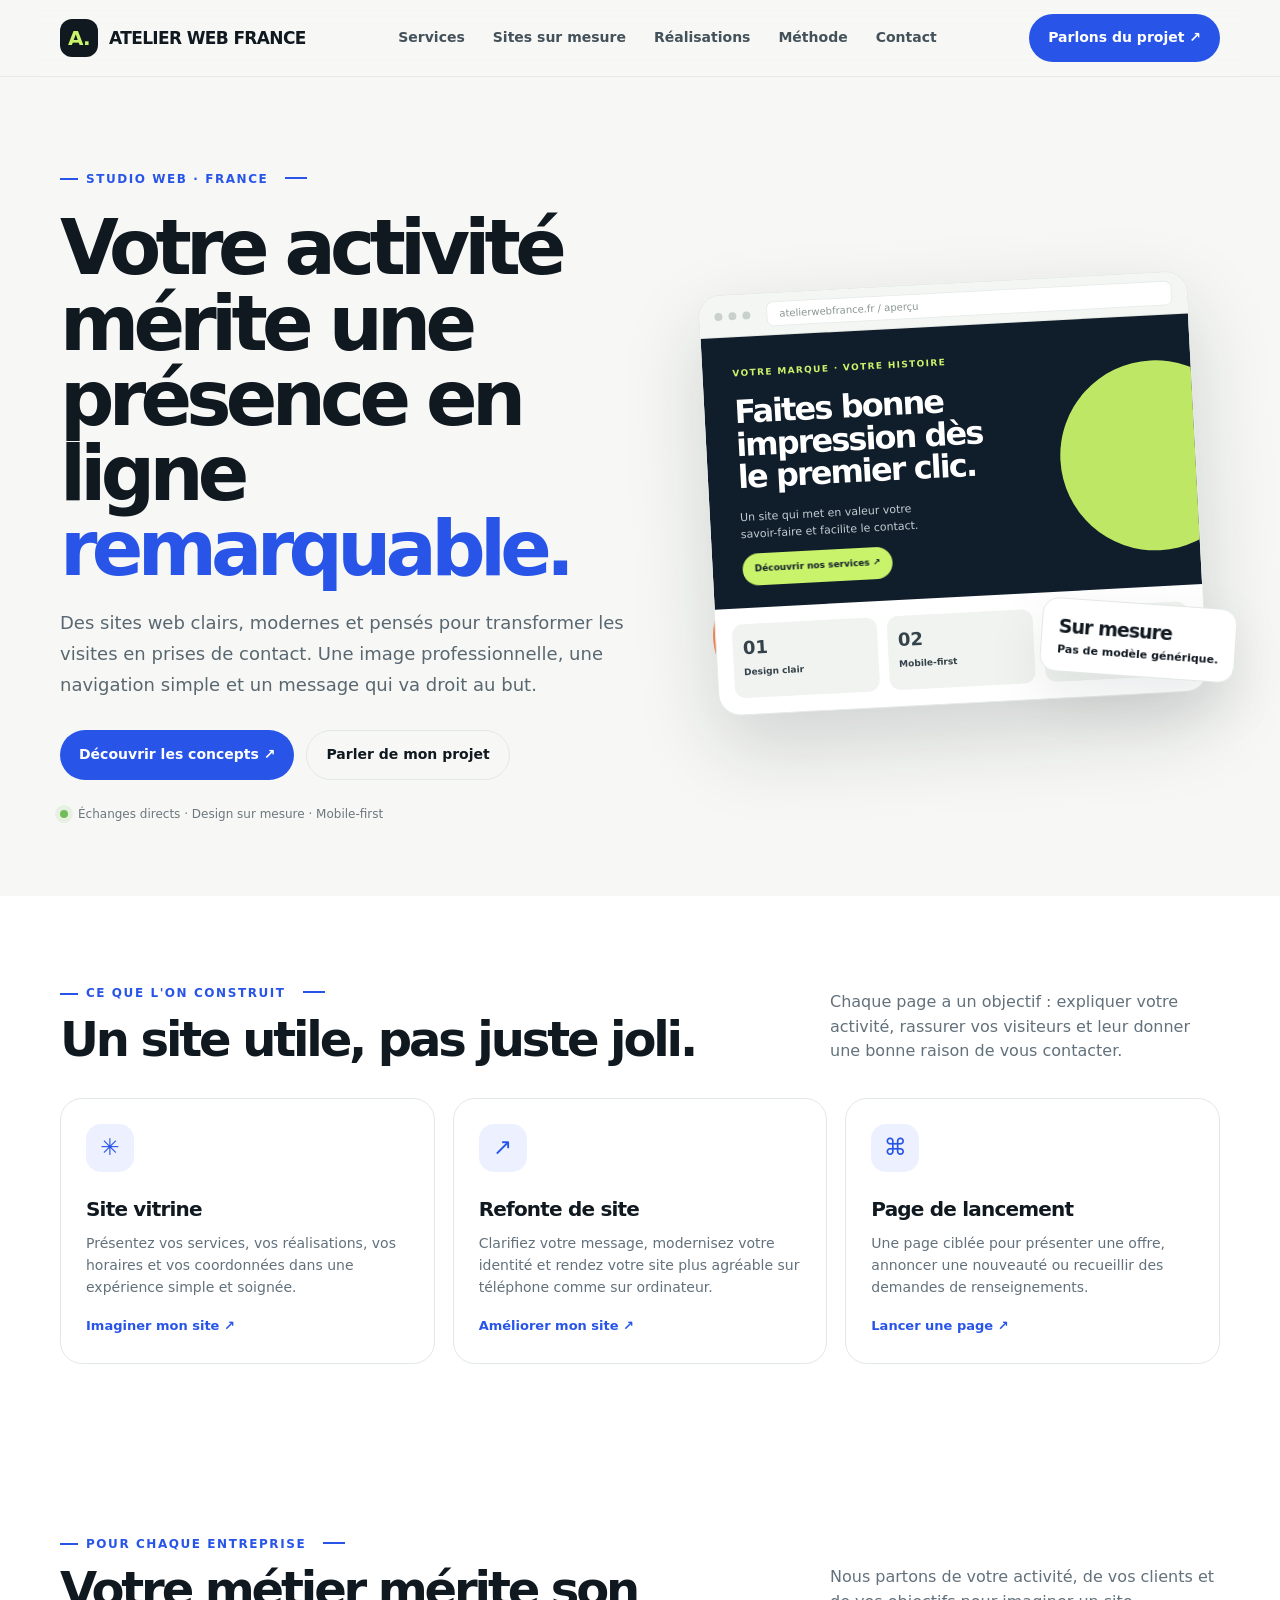
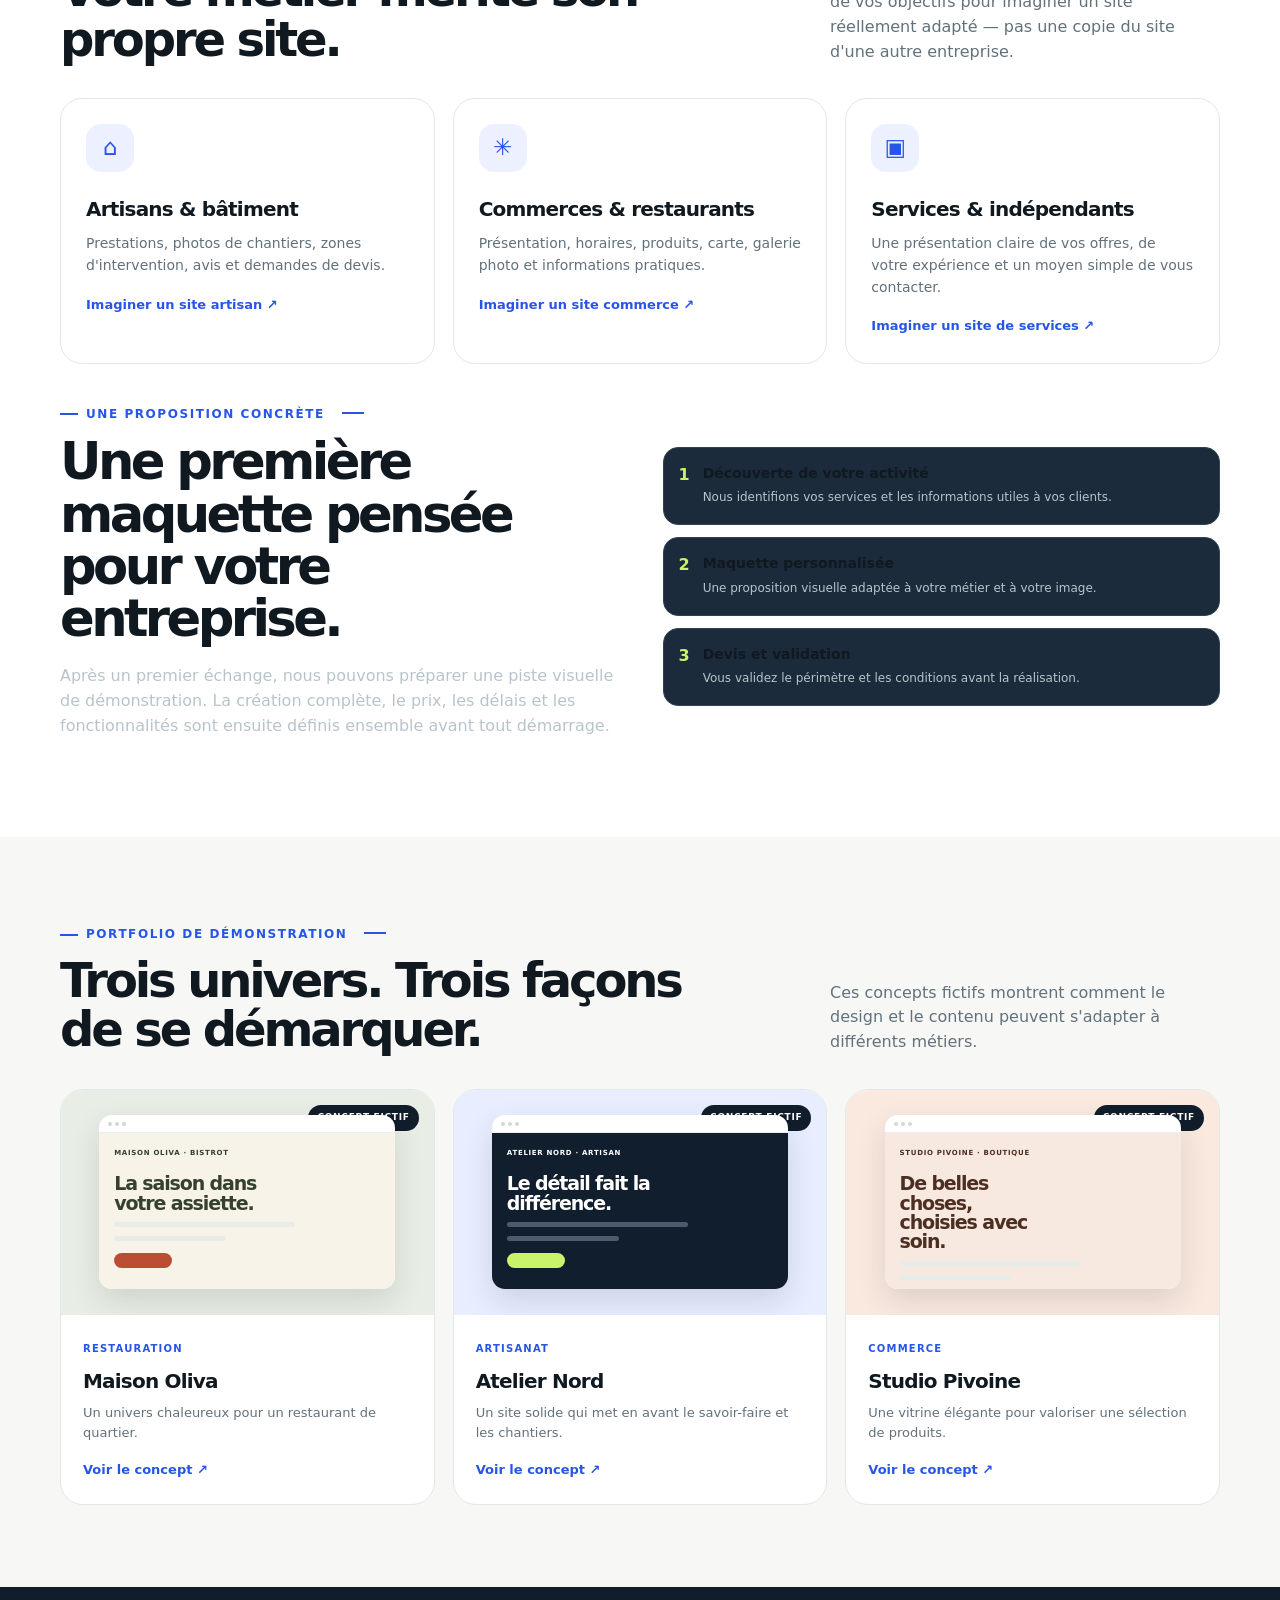
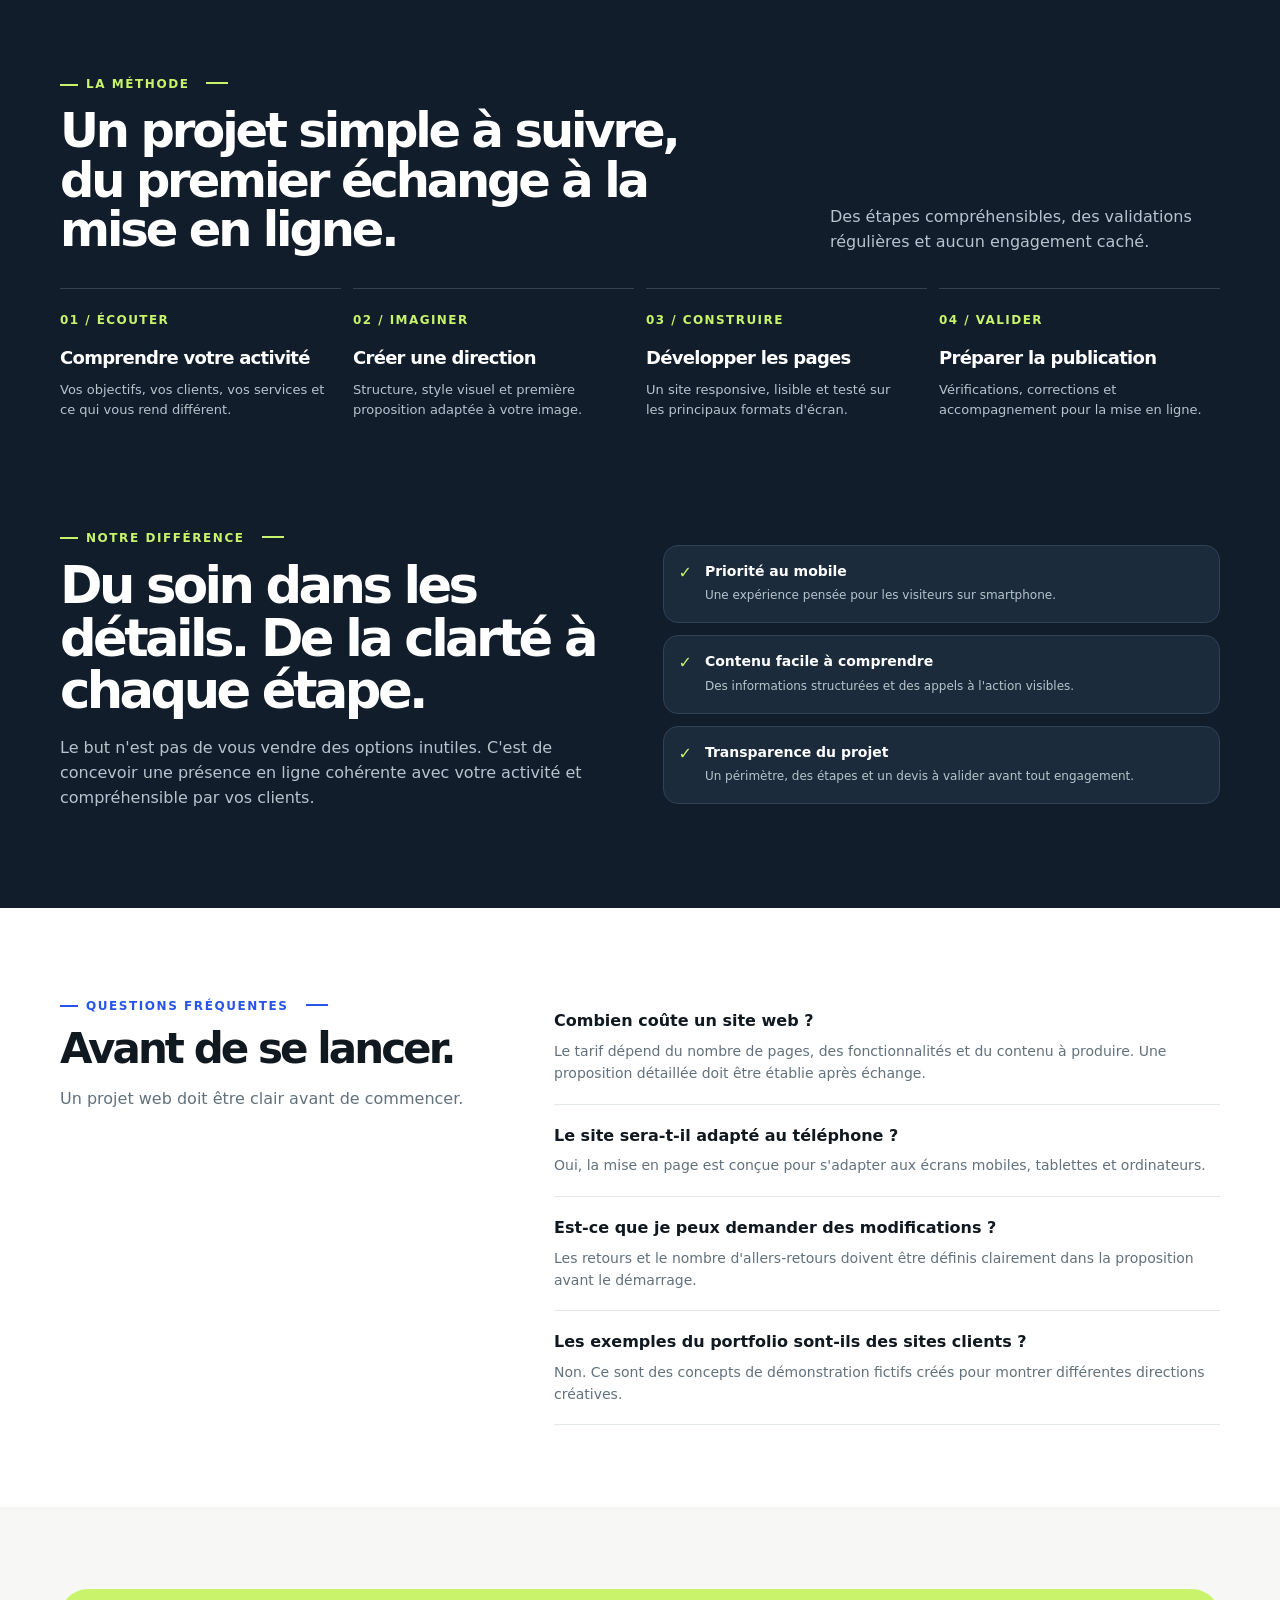
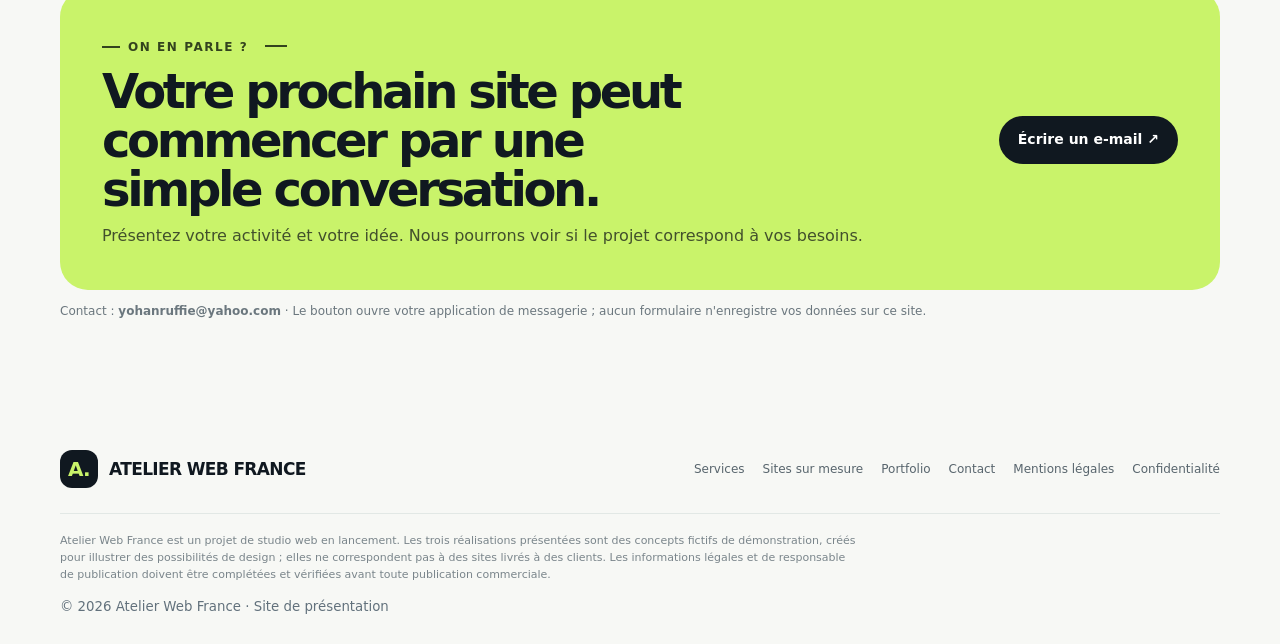
<file: index.html>
<!doctype html>
<html lang="fr">
<head>
<meta charset="utf-8"><meta name="viewport" content="width=device-width,initial-scale=1">
<meta name="google-site-verification" content="3qoBDloGcYA4f0Yr97PcgJIjs6RRX9rpYtR3jufFRoM" />
<title>Atelier Web France — Des sites web qui donnent envie d'aller plus loin</title><meta name="description" content="Atelier Web France imagine des sites vitrines modernes, responsive et adaptés aux artisans, commerces et petites entreprises.">
<meta name="theme-color" content="#f7f8f5">
<link rel="stylesheet" href="styles.css">

<style id="awf-motion-enhancements">
:root { scroll-behavior: smooth; }
@media (prefers-reduced-motion: no-preference) {
  .topbar { animation: awf-drop .7s ease both; }
  .hero-grid > div:first-child { animation: awf-rise .85s .08s both; }
  .visual { animation: awf-float-in 1s .18s both; }
  .browser { animation: awf-soft-float 6s ease-in-out infinite; }
  .floatnote { animation: awf-soft-float 5s ease-in-out infinite reverse; }
  .brandmark { transition: transform .35s ease, box-shadow .35s ease; }
  .brand:hover .brandmark { transform: rotate(-9deg) scale(1.08); box-shadow: 0 8px 24px #9fc95b66; }
  .btn, .navcta, .smalllink, .project { transition: transform .25s ease, box-shadow .25s ease, filter .25s ease; }
  .btn:hover, .navcta:hover { transform: translateY(-3px); box-shadow: 0 12px 28px #26391c24; }
  .project:hover { transform: translateY(-7px); box-shadow: 0 18px 40px #17251b20; }
  .service { transition: transform .3s ease, box-shadow .3s ease; }
  .service:hover { transform: translateY(-6px); box-shadow: 0 16px 34px #17251b16; }
  .service-icon { transition: transform .35s ease; }
  .service:hover .service-icon { transform: rotate(12deg) scale(1.12); }
  .mockbutton, .mini-cta { animation: awf-pulse 2.8s ease-in-out infinite; }
  .eyebrow { position: relative; }
  .eyebrow::after { content:""; display:inline-block; width:22px; height:2px; margin:0 0 3px 9px; background:currentColor; transform-origin:left; animation:awf-line 2.2s ease-in-out infinite alternate; }
  .awf-reveal { opacity: 0; transform: translateY(22px); transition: opacity .7s ease, transform .7s cubic-bezier(.2,.7,.2,1); }
  .awf-reveal.awf-visible { opacity: 1; transform: translateY(0); }
  .awf-glow { position: relative; isolation:isolate; }
  .awf-glow::before { content:""; position:absolute; inset:-1px; border-radius:inherit; z-index:-1; opacity:0; background:linear-gradient(115deg,#b7d879,#e7f1d3,#8ebc55); filter:blur(13px); transition:opacity .35s ease; }
  .awf-glow:hover::before { opacity:.65; }
}
@keyframes awf-drop { from { opacity:0; transform:translateY(-12px) } to { opacity:1; transform:translateY(0) } }
@keyframes awf-rise { from { opacity:0; transform:translateY(24px) } to { opacity:1; transform:translateY(0) } }
@keyframes awf-float-in { from { opacity:0; transform:translateX(24px) scale(.98) } to { opacity:1; transform:translateX(0) scale(1) } }
@keyframes awf-soft-float { 0%,100% { transform:translateY(0) } 50% { transform:translateY(-8px) } }
@keyframes awf-pulse { 0%,100% { filter:brightness(1) } 50% { filter:brightness(1.12) } }
@keyframes awf-line { from { transform:scaleX(.45) } to { transform:scaleX(1.35) } }
@media (prefers-reduced-motion: reduce) {
  *, *::before, *::after { scroll-behavior:auto !important; animation:none !important; transition:none !important; }
}
</style>

</head><body><div class="topbar"><div class="wrap nav">
<a class="brand" href="index.html"><span class="brandmark">A.</span><span>ATELIER WEB FRANCE</span></a>
<nav class="navlinks"><a href="index.html#services">Services</a><a href="index.html#sites-sur-mesure">Sites sur mesure</a><a href="index.html#realisations">Réalisations</a><a href="index.html#methode">Méthode</a><a href="index.html#contact">Contact</a></nav>
<a class="navcta" href="mailto:yohanruffie@yahoo.com?subject=Projet%20de%20site%20web">Parlons du projet ↗</a>
</div></div>
<main>
<section class="hero"><div class="wrap hero-grid">
<div><span class="eyebrow">Studio web · France</span>
<h1>Votre activité mérite une présence en ligne <em>remarquable.</em></h1>
<p class="lead">Des sites web clairs, modernes et pensés pour transformer les visites en prises de contact. Une image professionnelle, une navigation simple et un message qui va droit au but.</p>
<div class="hero-actions"><a class="btn" href="#realisations">Découvrir les concepts ↗</a><a class="btn outline" href="mailto:yohanruffie@yahoo.com?subject=Parlons%20de%20mon%20site">Parler de mon projet</a></div>
<div class="microproof"><span class="dot"></span> Échanges directs · Design sur mesure · Mobile-first</div></div>
<div class="visual"><div class="browser"><div class="browserbar"><i></i><i></i><i></i><div class="url">atelierwebfrance.fr / aperçu</div></div><div class="mockhero"><div class="mocktag">VOTRE MARQUE · VOTRE HISTOIRE</div><h3>Faites bonne impression dès le premier clic.</h3><p>Un site qui met en valeur votre savoir-faire et facilite le contact.</p><span class="mockbutton">Découvrir nos services ↗</span></div><div class="mockcards"><div class="mockcard"><b>01</b>Design clair</div><div class="mockcard"><b>02</b>Mobile-first</div><div class="mockcard"><b>03</b>Contact facile</div></div></div><div class="floatnote"><strong>Sur mesure</strong>Pas de modèle générique.</div></div>
</div></section>
<section class="section white" id="services"><div class="wrap"><div class="section-head"><div><span class="eyebrow">Ce que l'on construit</span><h2>Un site utile, pas juste joli.</h2></div><p>Chaque page a un objectif : expliquer votre activité, rassurer vos visiteurs et leur donner une bonne raison de vous contacter.</p></div>
<div class="cards">
<article class="awf-reveal service"><div class="service-icon">✳</div><h3>Site vitrine</h3><p>Présentez vos services, vos réalisations, vos horaires et vos coordonnées dans une expérience simple et soignée.</p><a class="smalllink" href="mailto:yohanruffie@yahoo.com?subject=Projet%20site%20vitrine">Imaginer mon site ↗</a></article>
<article class="awf-reveal service"><div class="service-icon">↗</div><h3>Refonte de site</h3><p>Clarifiez votre message, modernisez votre identité et rendez votre site plus agréable sur téléphone comme sur ordinateur.</p><a class="smalllink" href="mailto:yohanruffie@yahoo.com?subject=Projet%20de%20refonte">Améliorer mon site ↗</a></article>
<article class="awf-reveal service"><div class="service-icon">⌘</div><h3>Page de lancement</h3><p>Une page ciblée pour présenter une offre, annoncer une nouveauté ou recueillir des demandes de renseignements.</p><a class="smalllink" href="mailto:yohanruffie@yahoo.com?subject=Projet%20page%20de%20lancement">Lancer une page ↗</a></article>
</div></div></section>

<section class="section white" id="sites-sur-mesure"><div class="wrap">
  <div class="section-head"><div><span class="eyebrow">Pour chaque entreprise</span><h2>Votre métier mérite son propre site.</h2></div>
  <p>Nous partons de votre activité, de vos clients et de vos objectifs pour imaginer un site réellement adapté — pas une copie du site d'une autre entreprise.</p></div>
  <div class="cards">
    <article class="service awf-glow"><div class="service-icon">⌂</div><h3>Artisans & bâtiment</h3><p>Prestations, photos de chantiers, zones d'intervention, avis et demandes de devis.</p><a class="smalllink" href="mailto:yohanruffie@yahoo.com?subject=Maquette%20site%20artisan">Imaginer un site artisan ↗</a></article>
    <article class="service awf-glow"><div class="service-icon">✳</div><h3>Commerces & restaurants</h3><p>Présentation, horaires, produits, carte, galerie photo et informations pratiques.</p><a class="smalllink" href="mailto:yohanruffie@yahoo.com?subject=Maquette%20site%20commerce">Imaginer un site commerce ↗</a></article>
    <article class="service awf-glow"><div class="service-icon">▣</div><h3>Services & indépendants</h3><p>Une présentation claire de vos offres, de votre expérience et un moyen simple de vous contacter.</p><a class="smalllink" href="mailto:yohanruffie@yahoo.com?subject=Maquette%20site%20services">Imaginer un site de services ↗</a></article>
  </div>
  <div class="promise" style="margin-top:34px"><div><span class="eyebrow">Une proposition concrète</span><h2>Une première maquette pensée pour votre entreprise.</h2><p>Après un premier échange, nous pouvons préparer une piste visuelle de démonstration. La création complète, le prix, les délais et les fonctionnalités sont ensuite définis ensemble avant tout démarrage.</p></div>
  <div class="promise-list"><div class="promise-item"><span class="check">1</span><div><strong>Découverte de votre activité</strong><small>Nous identifions vos services et les informations utiles à vos clients.</small></div></div><div class="promise-item"><span class="check">2</span><div><strong>Maquette personnalisée</strong><small>Une proposition visuelle adaptée à votre métier et à votre image.</small></div></div><div class="promise-item"><span class="check">3</span><div><strong>Devis et validation</strong><small>Vous validez le périmètre et les conditions avant la réalisation.</small></div></div></div></div>
</div></section>

<section class="section" id="realisations"><div class="wrap"><div class="section-head"><div><span class="eyebrow">Portfolio de démonstration</span><h2>Trois univers. Trois façons de se démarquer.</h2></div><p>Ces concepts fictifs montrent comment le design et le contenu peuvent s'adapter à différents métiers.</p></div>
<div class="portfolio">
<a class="awf-reveal project" href="demos/restaurant.html"><div class="project-art restaurant"><span class="concept-label">Concept fictif</span><div class="mini-site"><div class="mini-top"><i></i><i></i><i></i></div><div class="mini-body"><div class="mini-brand">MAISON OLIVA · BISTROT</div><div class="mini-title">La saison dans votre assiette.</div><div class="mini-line"></div><div class="mini-line short"></div><div class="mini-cta"></div></div></div></div><div class="project-info"><span class="type">Restauration</span><h3>Maison Oliva</h3><p>Un univers chaleureux pour un restaurant de quartier.</p><span class="textlink">Voir le concept ↗</span></div></a>
<a class="awf-reveal project" href="demos/artisan.html"><div class="project-art artisan"><span class="concept-label">Concept fictif</span><div class="mini-site"><div class="mini-top"><i></i><i></i><i></i></div><div class="mini-body"><div class="mini-brand">ATELIER NORD · ARTISAN</div><div class="mini-title">Le détail fait la différence.</div><div class="mini-line"></div><div class="mini-line short"></div><div class="mini-cta"></div></div></div></div><div class="project-info"><span class="type">Artisanat</span><h3>Atelier Nord</h3><p>Un site solide qui met en avant le savoir-faire et les chantiers.</p><span class="textlink">Voir le concept ↗</span></div></a>
<a class="awf-reveal project" href="demos/boutique.html"><div class="project-art shop"><span class="concept-label">Concept fictif</span><div class="mini-site"><div class="mini-top"><i></i><i></i><i></i></div><div class="mini-body"><div class="mini-brand">STUDIO PIVOINE · BOUTIQUE</div><div class="mini-title">De belles choses, choisies avec soin.</div><div class="mini-line"></div><div class="mini-line short"></div><div class="mini-cta"></div></div></div></div><div class="project-info"><span class="type">Commerce</span><h3>Studio Pivoine</h3><p>Une vitrine élégante pour valoriser une sélection de produits.</p><span class="textlink">Voir le concept ↗</span></div></a>
</div></div></section>
<section class="section dark" id="methode"><div class="wrap"><div class="section-head"><div><span class="eyebrow" style="color:var(--lime)">La méthode</span><h2>Un projet simple à suivre, du premier échange à la mise en ligne.</h2></div><p>Des étapes compréhensibles, des validations régulières et aucun engagement caché.</p></div>
<div class="steps"><div class="awf-reveal step"><b>01 / ÉCOUTER</b><h3>Comprendre votre activité</h3><p>Vos objectifs, vos clients, vos services et ce qui vous rend différent.</p></div><div class="awf-reveal step"><b>02 / IMAGINER</b><h3>Créer une direction</h3><p>Structure, style visuel et première proposition adaptée à votre image.</p></div><div class="awf-reveal step"><b>03 / CONSTRUIRE</b><h3>Développer les pages</h3><p>Un site responsive, lisible et testé sur les principaux formats d'écran.</p></div><div class="awf-reveal step"><b>04 / VALIDER</b><h3>Préparer la publication</h3><p>Vérifications, corrections et accompagnement pour la mise en ligne.</p></div></div></div></section>
<section class="section dark" style="padding-top:10px"><div class="wrap promise"><div><span class="eyebrow" style="color:var(--lime)">Notre différence</span><h2>Du soin dans les détails. De la clarté à chaque étape.</h2><p>Le but n'est pas de vous vendre des options inutiles. C'est de concevoir une présence en ligne cohérente avec votre activité et compréhensible par vos clients.</p></div><div class="promise-list"><div class="promise-item"><span class="check">✓</span><div><strong>Priorité au mobile</strong><small>Une expérience pensée pour les visiteurs sur smartphone.</small></div></div><div class="promise-item"><span class="check">✓</span><div><strong>Contenu facile à comprendre</strong><small>Des informations structurées et des appels à l'action visibles.</small></div></div><div class="promise-item"><span class="check">✓</span><div><strong>Transparence du projet</strong><small>Un périmètre, des étapes et un devis à valider avant tout engagement.</small></div></div></div></div></section>
<section class="section white"><div class="wrap faq"><div><span class="eyebrow">Questions fréquentes</span><h2>Avant de se lancer.</h2><p style="color:var(--muted)">Un projet web doit être clair avant de commencer.</p></div><div><div class="awf-reveal faq-item"><h3>Combien coûte un site web ?</h3><p>Le tarif dépend du nombre de pages, des fonctionnalités et du contenu à produire. Une proposition détaillée doit être établie après échange.</p></div><div class="awf-reveal faq-item"><h3>Le site sera-t-il adapté au téléphone ?</h3><p>Oui, la mise en page est conçue pour s'adapter aux écrans mobiles, tablettes et ordinateurs.</p></div><div class="awf-reveal faq-item"><h3>Est-ce que je peux demander des modifications ?</h3><p>Les retours et le nombre d'allers-retours doivent être définis clairement dans la proposition avant le démarrage.</p></div><div class="awf-reveal faq-item"><h3>Les exemples du portfolio sont-ils des sites clients ?</h3><p>Non. Ce sont des concepts de démonstration fictifs créés pour montrer différentes directions créatives.</p></div></div></div></section>
<section class="section"><div class="wrap"><div class="contact" id="contact"><div><span class="eyebrow" style="color:#33431e">On en parle ?</span><h2>Votre prochain site peut commencer par une simple conversation.</h2><p>Présentez votre activité et votre idée. Nous pourrons voir si le projet correspond à vos besoins.</p></div><a class="btn" href="mailto:yohanruffie@yahoo.com?subject=Projet%20de%20site%20web&body=Bonjour%2C%0A%0AJe%20souhaite%20parler%20d'un%20projet%20de%20site%20web.%0A%0AMon%20activit%C3%A9%20%3A%0AMon%20besoin%20%3A%0AMon%20site%20actuel%20(si%20existant)%20%3A%0A%0AMerci.">Écrire un e-mail ↗</a></div><p class="notice">Contact : <a href="mailto:yohanruffie@yahoo.com"><strong>yohanruffie@yahoo.com</strong></a> · Le bouton ouvre votre application de messagerie ; aucun formulaire n'enregistre vos données sur ce site.</p></div></section>
</main><footer class="footer"><div class="wrap"><div class="footer-top">
<a class="brand" href="index.html"><span class="brandmark">A.</span><span>ATELIER WEB FRANCE</span></a>
<div class="footerlinks"><a href="index.html#services">Services</a><a href="index.html#sites-sur-mesure">Sites sur mesure</a><a href="index.html#realisations">Portfolio</a><a href="mailto:yohanruffie@yahoo.com">Contact</a><a href="mentions-legales.html">Mentions légales</a><a href="confidentialite.html">Confidentialité</a></div>
</div><p class="legalnote">Atelier Web France est un projet de studio web en lancement. Les trois réalisations présentées sont des concepts fictifs de démonstration, créés pour illustrer des possibilités de design ; elles ne correspondent pas à des sites livrés à des clients. Les informations légales et de responsable de publication doivent être complétées et vérifiées avant toute publication commerciale.</p>
<small>© 2026 Atelier Web France · Site de présentation</small></div></footer>
<script>
(() => {
  const reduce = window.matchMedia && window.matchMedia('(prefers-reduced-motion: reduce)').matches;
  if (!reduce && 'IntersectionObserver' in window) {
    const observer = new IntersectionObserver((entries) => {
      entries.forEach(entry => {
        if (entry.isIntersecting) {
          entry.target.classList.add('awf-visible');
          observer.unobserve(entry.target);
        }
      });
    }, { threshold: 0.12 });
    document.querySelectorAll('.awf-reveal').forEach(el => observer.observe(el));
  } else {
    document.querySelectorAll('.awf-reveal').forEach(el => el.classList.add('awf-visible'));
  }
})();
</script>

</body></html>
</file>
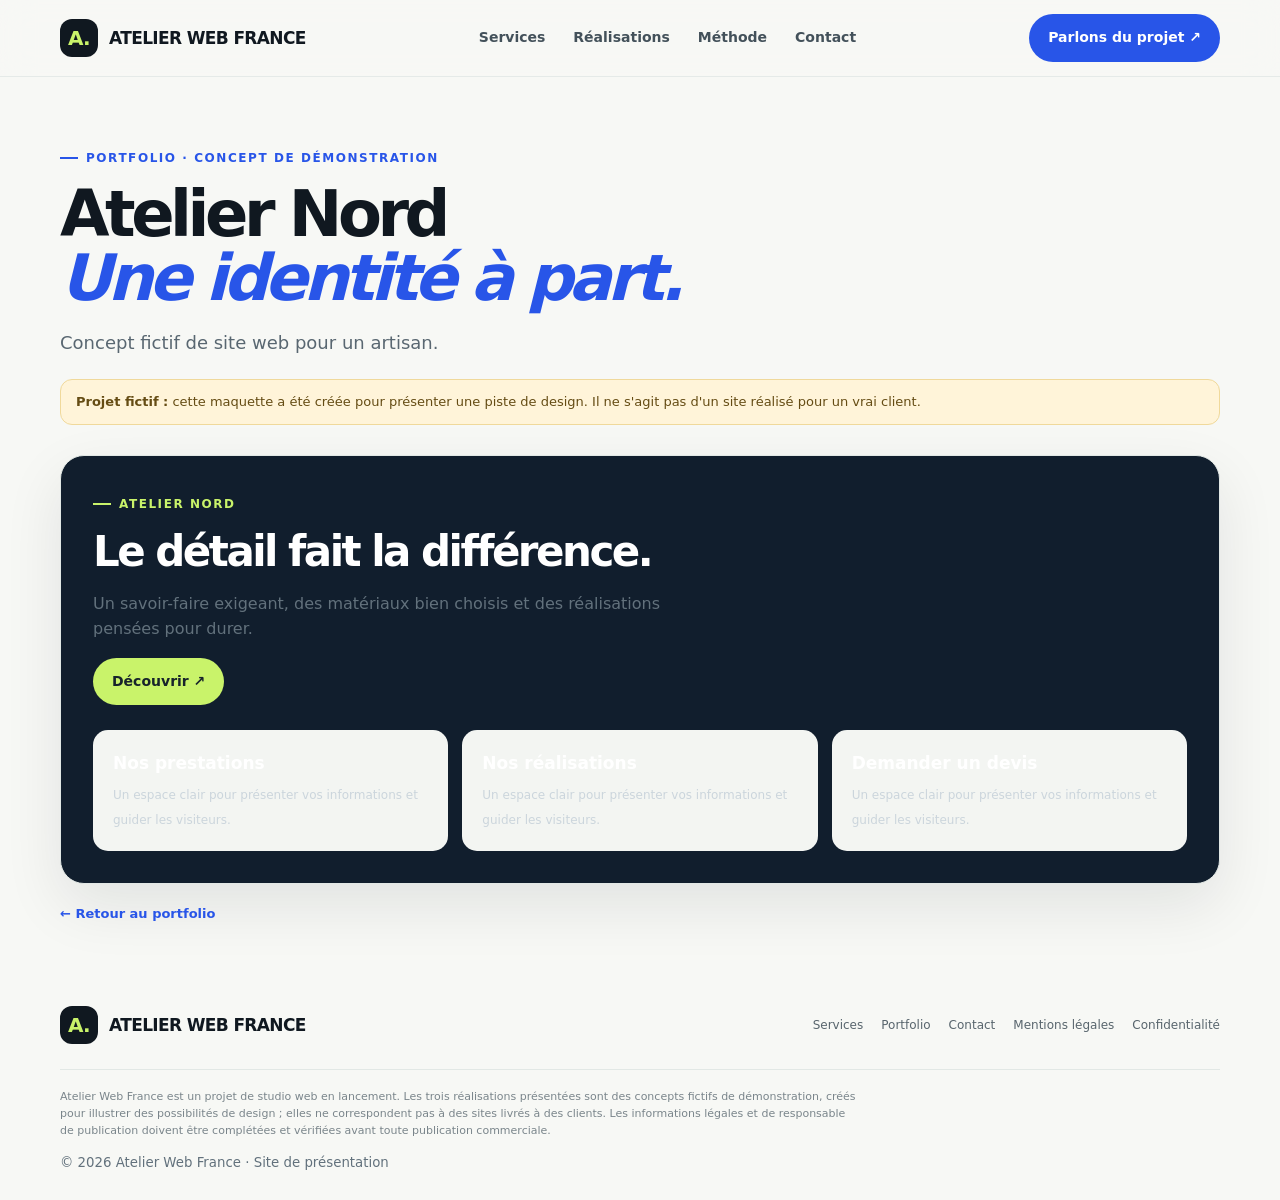
<file: artisan.html>
<!doctype html>
<html lang="fr">
<head>
<meta charset="utf-8"><meta name="viewport" content="width=device-width,initial-scale=1">
<title>Atelier Nord — Concept de site artisan</title><meta name="description" content="Concept fictif de site web pour un artisan.">
<meta name="theme-color" content="#f7f8f5">
<link rel="stylesheet" href="../styles.css">
</head><body><div class="topbar"><div class="wrap nav">
<a class="brand" href="../index.html"><span class="brandmark">A.</span><span>ATELIER WEB FRANCE</span></a>
<nav class="navlinks"><a href="../index.html#services">Services</a><a href="../index.html#realisations">Réalisations</a><a href="../index.html#methode">Méthode</a><a href="../index.html#contact">Contact</a></nav>
<a class="navcta" href="mailto:yohanruffie@yahoo.com?subject=Projet%20de%20site%20web">Parlons du projet ↗</a>
</div></div>
<main><section class="subhero"><div class="wrap"><span class="eyebrow">Portfolio · Concept de démonstration</span><h1>Atelier Nord<br><em style="color:var(--blue)">Une identité à part.</em></h1><p class="lead">Concept fictif de site web pour un artisan.</p><div class="demo-banner"><strong>Projet fictif :</strong> cette maquette a été créée pour présenter une piste de design. Il ne s'agit pas d'un site réalisé pour un vrai client.</div>
<div class="demo-layout" style="background:#111e2d;color:#fff"><span class="eyebrow" style="color:#c9f36a">ATELIER NORD</span><h2>Le détail fait la différence.</h2><p>Un savoir-faire exigeant, des matériaux bien choisis et des réalisations pensées pour durer.</p><a class="btn" style="background:#c9f36a;color:#17232b" href="mailto:yohanruffie@yahoo.com?subject=Projet%20de%20site%20web">Découvrir ↗</a><div class="demo-grid"><div class="demo-box"><b>Nos prestations</b><span style="font-size:12px;color:#cbd5dc">Un espace clair pour présenter vos informations et guider les visiteurs.</span></div><div class="demo-box"><b>Nos réalisations</b><span style="font-size:12px;color:#cbd5dc">Un espace clair pour présenter vos informations et guider les visiteurs.</span></div><div class="demo-box"><b>Demander un devis</b><span style="font-size:12px;color:#cbd5dc">Un espace clair pour présenter vos informations et guider les visiteurs.</span></div></div></div>
<a class="backlink" href="../index.html#realisations">← Retour au portfolio</a></div></section></main><footer class="footer"><div class="wrap"><div class="footer-top">
<a class="brand" href="../index.html"><span class="brandmark">A.</span><span>ATELIER WEB FRANCE</span></a>
<div class="footerlinks"><a href="../index.html#services">Services</a><a href="../index.html#realisations">Portfolio</a><a href="mailto:yohanruffie@yahoo.com">Contact</a><a href="../mentions-legales.html">Mentions légales</a><a href="../confidentialite.html">Confidentialité</a></div>
</div><p class="legalnote">Atelier Web France est un projet de studio web en lancement. Les trois réalisations présentées sont des concepts fictifs de démonstration, créés pour illustrer des possibilités de design ; elles ne correspondent pas à des sites livrés à des clients. Les informations légales et de responsable de publication doivent être complétées et vérifiées avant toute publication commerciale.</p>
<small>© 2026 Atelier Web France · Site de présentation</small></div></footer></body></html>
</file>
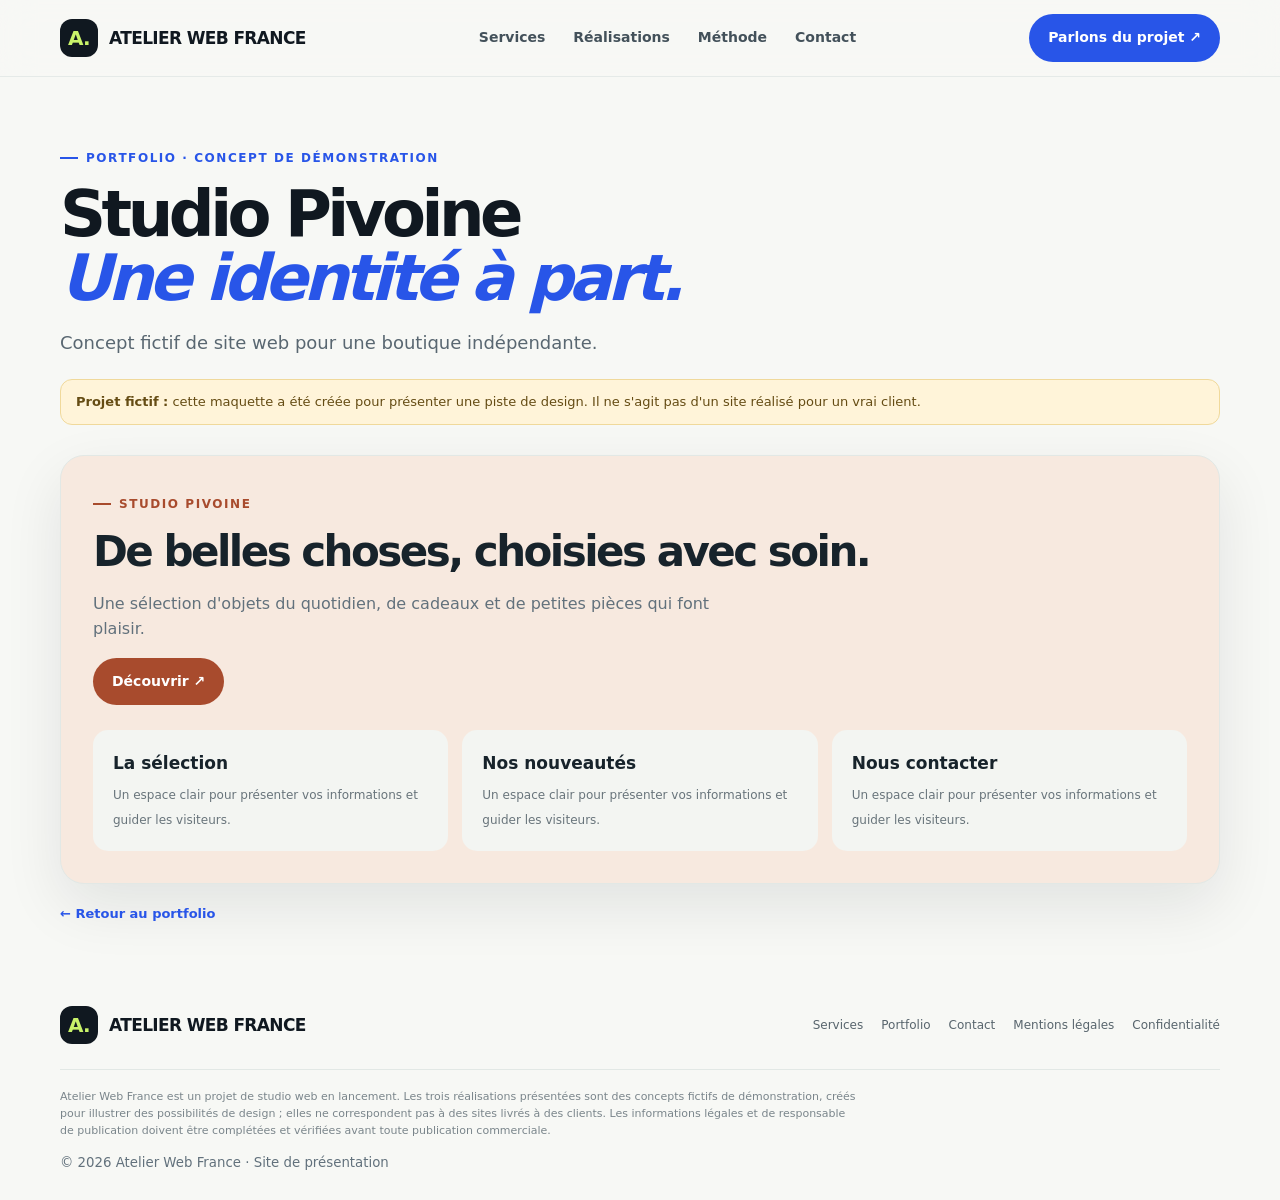
<file: boutique.html>
<!doctype html>
<html lang="fr">
<head>
<meta charset="utf-8"><meta name="viewport" content="width=device-width,initial-scale=1">
<title>Studio Pivoine — Concept de boutique</title><meta name="description" content="Concept fictif de site web pour une boutique indépendante.">
<meta name="theme-color" content="#f7f8f5">
<link rel="stylesheet" href="../styles.css">
</head><body><div class="topbar"><div class="wrap nav">
<a class="brand" href="../index.html"><span class="brandmark">A.</span><span>ATELIER WEB FRANCE</span></a>
<nav class="navlinks"><a href="../index.html#services">Services</a><a href="../index.html#realisations">Réalisations</a><a href="../index.html#methode">Méthode</a><a href="../index.html#contact">Contact</a></nav>
<a class="navcta" href="mailto:yohanruffie@yahoo.com?subject=Projet%20de%20site%20web">Parlons du projet ↗</a>
</div></div>
<main><section class="subhero"><div class="wrap"><span class="eyebrow">Portfolio · Concept de démonstration</span><h1>Studio Pivoine<br><em style="color:var(--blue)">Une identité à part.</em></h1><p class="lead">Concept fictif de site web pour une boutique indépendante.</p><div class="demo-banner"><strong>Projet fictif :</strong> cette maquette a été créée pour présenter une piste de design. Il ne s'agit pas d'un site réalisé pour un vrai client.</div>
<div class="demo-layout" style="background:#f7e9df;color:#17232b"><span class="eyebrow" style="color:#a84b2d">STUDIO PIVOINE</span><h2>De belles choses, choisies avec soin.</h2><p>Une sélection d'objets du quotidien, de cadeaux et de petites pièces qui font plaisir.</p><a class="btn" style="background:#a84b2d;color:#fff" href="mailto:yohanruffie@yahoo.com?subject=Projet%20de%20site%20web">Découvrir ↗</a><div class="demo-grid"><div class="demo-box"><b>La sélection</b><span style="font-size:12px;color:#68747b">Un espace clair pour présenter vos informations et guider les visiteurs.</span></div><div class="demo-box"><b>Nos nouveautés</b><span style="font-size:12px;color:#68747b">Un espace clair pour présenter vos informations et guider les visiteurs.</span></div><div class="demo-box"><b>Nous contacter</b><span style="font-size:12px;color:#68747b">Un espace clair pour présenter vos informations et guider les visiteurs.</span></div></div></div>
<a class="backlink" href="../index.html#realisations">← Retour au portfolio</a></div></section></main><footer class="footer"><div class="wrap"><div class="footer-top">
<a class="brand" href="../index.html"><span class="brandmark">A.</span><span>ATELIER WEB FRANCE</span></a>
<div class="footerlinks"><a href="../index.html#services">Services</a><a href="../index.html#realisations">Portfolio</a><a href="mailto:yohanruffie@yahoo.com">Contact</a><a href="../mentions-legales.html">Mentions légales</a><a href="../confidentialite.html">Confidentialité</a></div>
</div><p class="legalnote">Atelier Web France est un projet de studio web en lancement. Les trois réalisations présentées sont des concepts fictifs de démonstration, créés pour illustrer des possibilités de design ; elles ne correspondent pas à des sites livrés à des clients. Les informations légales et de responsable de publication doivent être complétées et vérifiées avant toute publication commerciale.</p>
<small>© 2026 Atelier Web France · Site de présentation</small></div></footer></body></html>
</file>
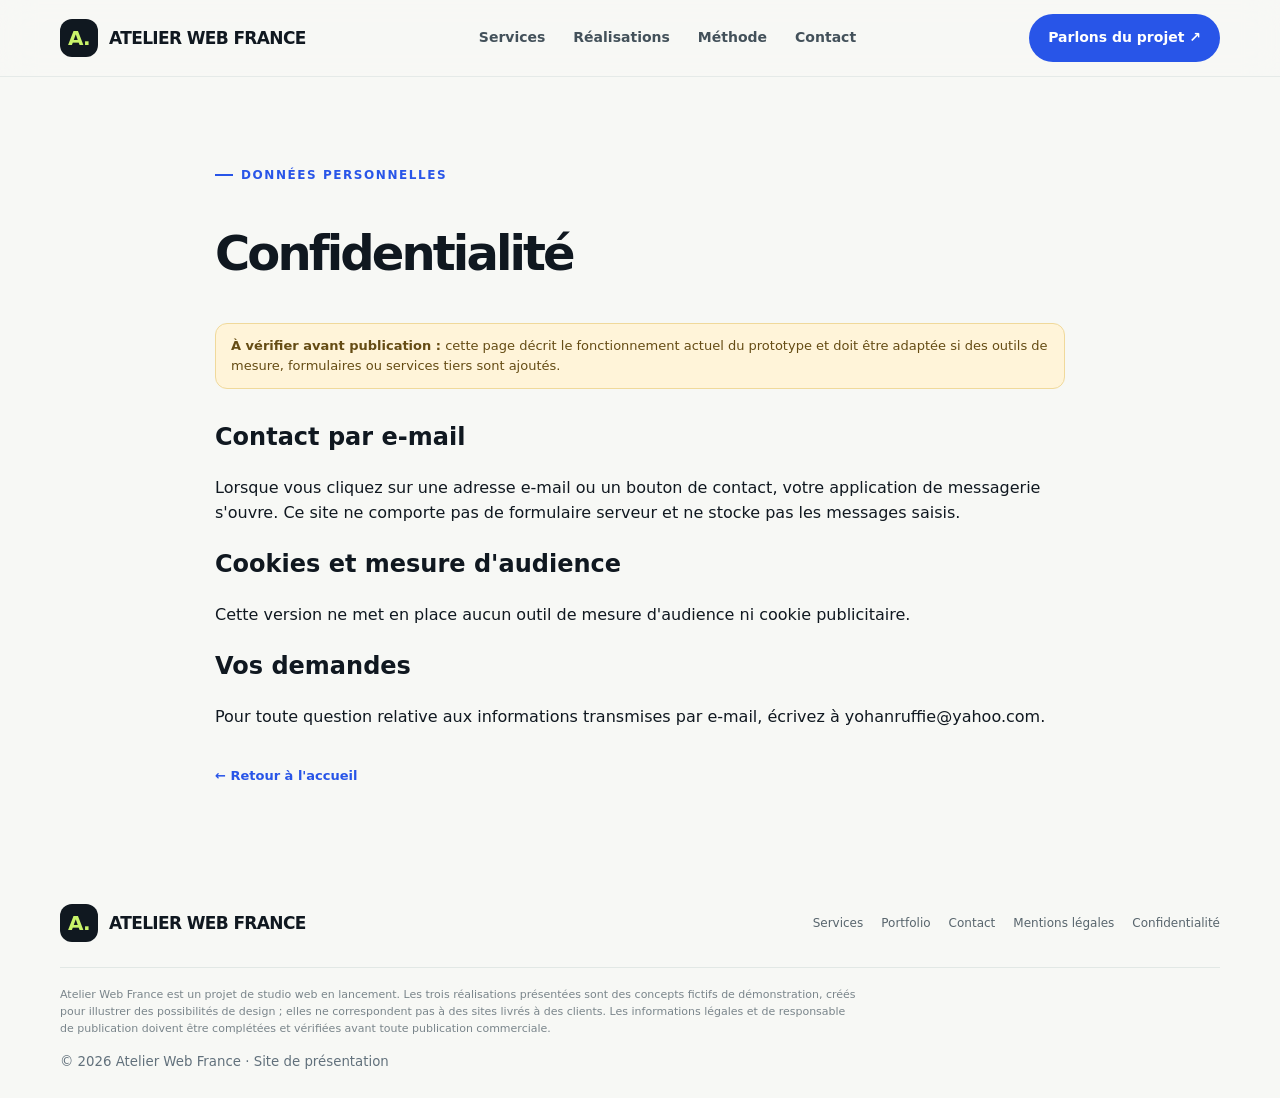
<file: confidentialite.html>
<!doctype html>
<html lang="fr">
<head>
<meta charset="utf-8"><meta name="viewport" content="width=device-width,initial-scale=1">
<title>Confidentialité — Atelier Web France</title><meta name="description" content="Informations sur les données personnelles du site Atelier Web France.">
<meta name="theme-color" content="#f7f8f5">
<link rel="stylesheet" href="styles.css">
</head><body><div class="topbar"><div class="wrap nav">
<a class="brand" href="index.html"><span class="brandmark">A.</span><span>ATELIER WEB FRANCE</span></a>
<nav class="navlinks"><a href="index.html#services">Services</a><a href="index.html#realisations">Réalisations</a><a href="index.html#methode">Méthode</a><a href="index.html#contact">Contact</a></nav>
<a class="navcta" href="mailto:yohanruffie@yahoo.com?subject=Projet%20de%20site%20web">Parlons du projet ↗</a>
</div></div>
<main class="section"><div class="wrap" style="max-width:850px"><span class="eyebrow">Données personnelles</span><h1 style="font-size:48px;letter-spacing:-.06em">Confidentialité</h1><div class="demo-banner"><strong>À vérifier avant publication :</strong> cette page décrit le fonctionnement actuel du prototype et doit être adaptée si des outils de mesure, formulaires ou services tiers sont ajoutés.</div>
<h2>Contact par e-mail</h2><p>Lorsque vous cliquez sur une adresse e-mail ou un bouton de contact, votre application de messagerie s'ouvre. Ce site ne comporte pas de formulaire serveur et ne stocke pas les messages saisis.</p>
<h2>Cookies et mesure d'audience</h2><p>Cette version ne met en place aucun outil de mesure d'audience ni cookie publicitaire.</p>
<h2>Vos demandes</h2><p>Pour toute question relative aux informations transmises par e-mail, écrivez à yohanruffie@yahoo.com.</p><a class="backlink" href="index.html">← Retour à l'accueil</a></div></main><footer class="footer"><div class="wrap"><div class="footer-top">
<a class="brand" href="index.html"><span class="brandmark">A.</span><span>ATELIER WEB FRANCE</span></a>
<div class="footerlinks"><a href="index.html#services">Services</a><a href="index.html#realisations">Portfolio</a><a href="mailto:yohanruffie@yahoo.com">Contact</a><a href="mentions-legales.html">Mentions légales</a><a href="confidentialite.html">Confidentialité</a></div>
</div><p class="legalnote">Atelier Web France est un projet de studio web en lancement. Les trois réalisations présentées sont des concepts fictifs de démonstration, créés pour illustrer des possibilités de design ; elles ne correspondent pas à des sites livrés à des clients. Les informations légales et de responsable de publication doivent être complétées et vérifiées avant toute publication commerciale.</p>
<small>© 2026 Atelier Web France · Site de présentation</small></div></footer></body></html>
</file>
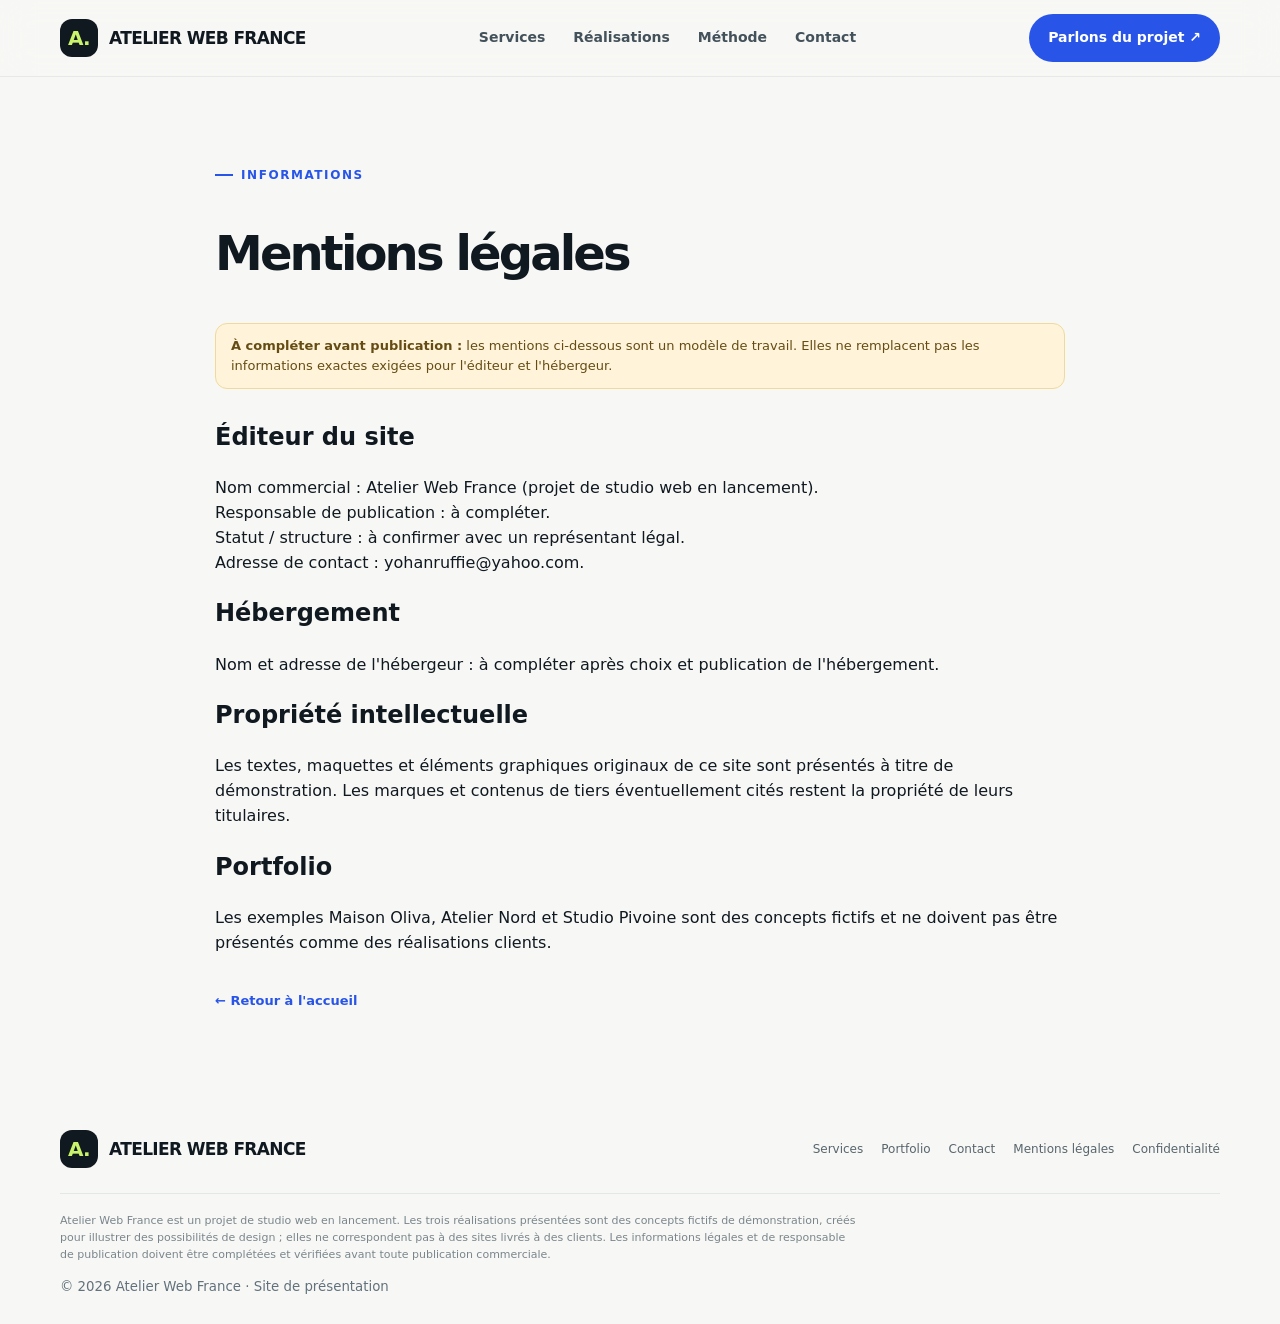
<file: mentions-legales.html>
<!doctype html>
<html lang="fr">
<head>
<meta charset="utf-8"><meta name="viewport" content="width=device-width,initial-scale=1">
<title>Mentions légales — Atelier Web France</title><meta name="description" content="Informations légales du site Atelier Web France.">
<meta name="theme-color" content="#f7f8f5">
<link rel="stylesheet" href="styles.css">
</head><body><div class="topbar"><div class="wrap nav">
<a class="brand" href="index.html"><span class="brandmark">A.</span><span>ATELIER WEB FRANCE</span></a>
<nav class="navlinks"><a href="index.html#services">Services</a><a href="index.html#realisations">Réalisations</a><a href="index.html#methode">Méthode</a><a href="index.html#contact">Contact</a></nav>
<a class="navcta" href="mailto:yohanruffie@yahoo.com?subject=Projet%20de%20site%20web">Parlons du projet ↗</a>
</div></div>
<main class="section"><div class="wrap" style="max-width:850px"><span class="eyebrow">Informations</span><h1 style="font-size:48px;letter-spacing:-.06em">Mentions légales</h1><div class="demo-banner"><strong>À compléter avant publication :</strong> les mentions ci-dessous sont un modèle de travail. Elles ne remplacent pas les informations exactes exigées pour l'éditeur et l'hébergeur.</div>
<h2>Éditeur du site</h2><p>Nom commercial : Atelier Web France (projet de studio web en lancement).<br>Responsable de publication : à compléter.<br>Statut / structure : à confirmer avec un représentant légal.<br>Adresse de contact : yohanruffie@yahoo.com.</p>
<h2>Hébergement</h2><p>Nom et adresse de l'hébergeur : à compléter après choix et publication de l'hébergement.</p>
<h2>Propriété intellectuelle</h2><p>Les textes, maquettes et éléments graphiques originaux de ce site sont présentés à titre de démonstration. Les marques et contenus de tiers éventuellement cités restent la propriété de leurs titulaires.</p>
<h2>Portfolio</h2><p>Les exemples Maison Oliva, Atelier Nord et Studio Pivoine sont des concepts fictifs et ne doivent pas être présentés comme des réalisations clients.</p><a class="backlink" href="index.html">← Retour à l'accueil</a></div></main><footer class="footer"><div class="wrap"><div class="footer-top">
<a class="brand" href="index.html"><span class="brandmark">A.</span><span>ATELIER WEB FRANCE</span></a>
<div class="footerlinks"><a href="index.html#services">Services</a><a href="index.html#realisations">Portfolio</a><a href="mailto:yohanruffie@yahoo.com">Contact</a><a href="mentions-legales.html">Mentions légales</a><a href="confidentialite.html">Confidentialité</a></div>
</div><p class="legalnote">Atelier Web France est un projet de studio web en lancement. Les trois réalisations présentées sont des concepts fictifs de démonstration, créés pour illustrer des possibilités de design ; elles ne correspondent pas à des sites livrés à des clients. Les informations légales et de responsable de publication doivent être complétées et vérifiées avant toute publication commerciale.</p>
<small>© 2026 Atelier Web France · Site de présentation</small></div></footer></body></html>
</file>
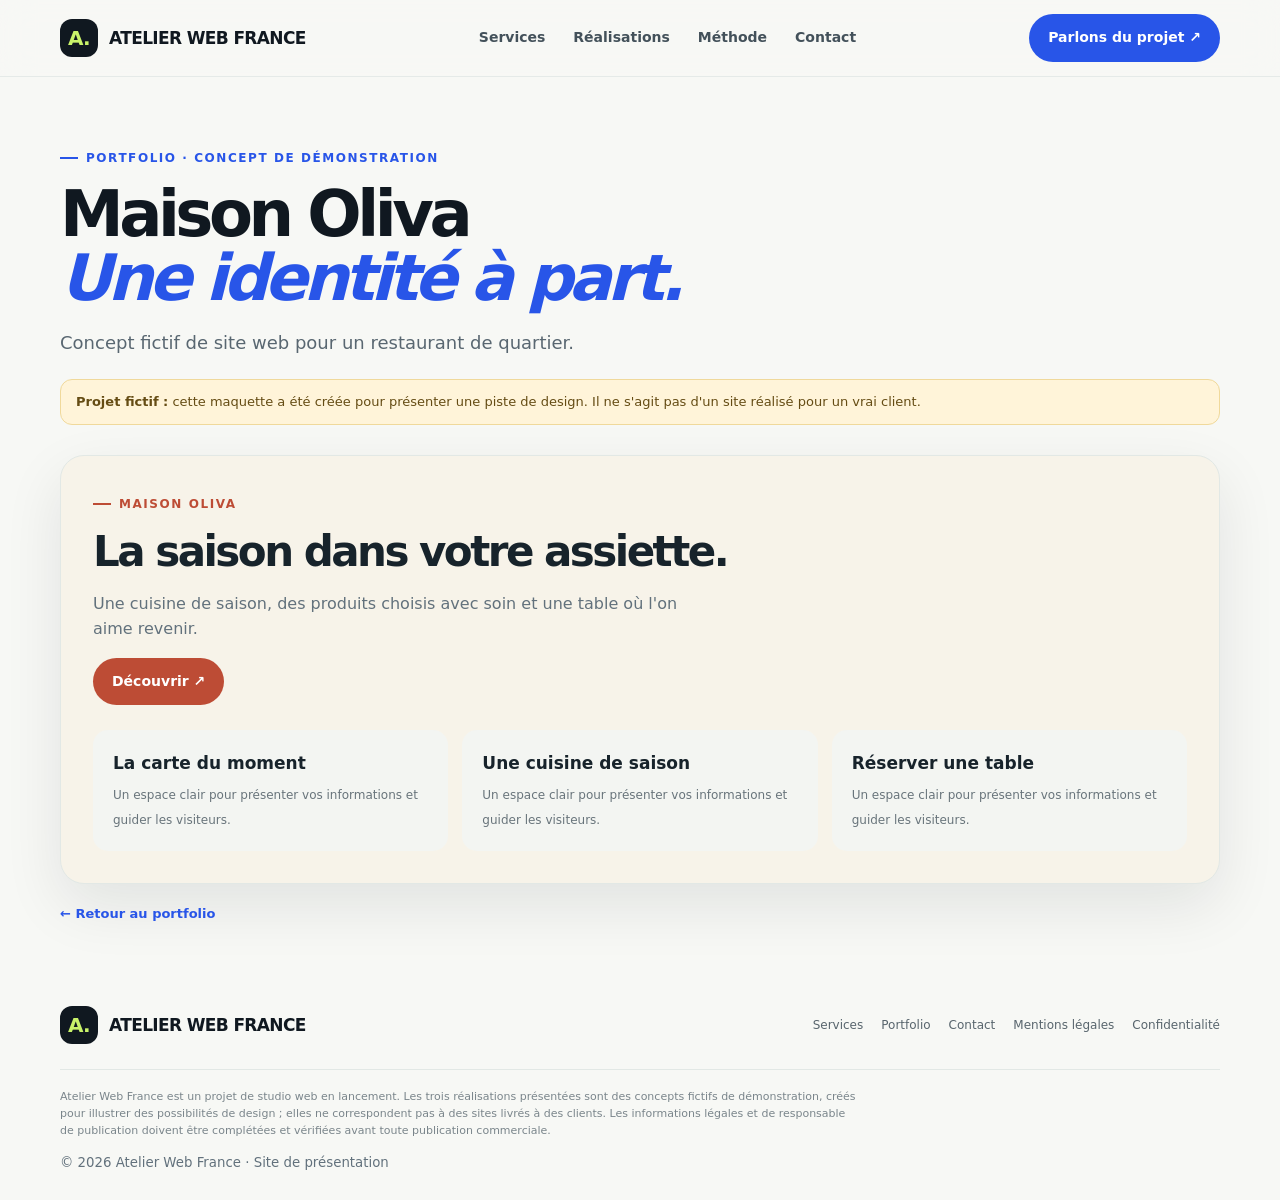
<file: restaurant.html>
<!doctype html>
<html lang="fr">
<head>
<meta charset="utf-8"><meta name="viewport" content="width=device-width,initial-scale=1">
<title>Maison Oliva — Concept de site restaurant</title><meta name="description" content="Concept fictif de site web pour un restaurant de quartier.">
<meta name="theme-color" content="#f7f8f5">
<link rel="stylesheet" href="../styles.css">
</head><body><div class="topbar"><div class="wrap nav">
<a class="brand" href="../index.html"><span class="brandmark">A.</span><span>ATELIER WEB FRANCE</span></a>
<nav class="navlinks"><a href="../index.html#services">Services</a><a href="../index.html#realisations">Réalisations</a><a href="../index.html#methode">Méthode</a><a href="../index.html#contact">Contact</a></nav>
<a class="navcta" href="mailto:yohanruffie@yahoo.com?subject=Projet%20de%20site%20web">Parlons du projet ↗</a>
</div></div>
<main><section class="subhero"><div class="wrap"><span class="eyebrow">Portfolio · Concept de démonstration</span><h1>Maison Oliva<br><em style="color:var(--blue)">Une identité à part.</em></h1><p class="lead">Concept fictif de site web pour un restaurant de quartier.</p><div class="demo-banner"><strong>Projet fictif :</strong> cette maquette a été créée pour présenter une piste de design. Il ne s'agit pas d'un site réalisé pour un vrai client.</div>
<div class="demo-layout" style="background:#f7f3e9;color:#17232b"><span class="eyebrow" style="color:#bd4c35">MAISON OLIVA</span><h2>La saison dans votre assiette.</h2><p>Une cuisine de saison, des produits choisis avec soin et une table où l'on aime revenir.</p><a class="btn" style="background:#bd4c35;color:#fff" href="mailto:yohanruffie@yahoo.com?subject=Projet%20de%20site%20web">Découvrir ↗</a><div class="demo-grid"><div class="demo-box"><b>La carte du moment</b><span style="font-size:12px;color:#68747b">Un espace clair pour présenter vos informations et guider les visiteurs.</span></div><div class="demo-box"><b>Une cuisine de saison</b><span style="font-size:12px;color:#68747b">Un espace clair pour présenter vos informations et guider les visiteurs.</span></div><div class="demo-box"><b>Réserver une table</b><span style="font-size:12px;color:#68747b">Un espace clair pour présenter vos informations et guider les visiteurs.</span></div></div></div>
<a class="backlink" href="../index.html#realisations">← Retour au portfolio</a></div></section></main><footer class="footer"><div class="wrap"><div class="footer-top">
<a class="brand" href="../index.html"><span class="brandmark">A.</span><span>ATELIER WEB FRANCE</span></a>
<div class="footerlinks"><a href="../index.html#services">Services</a><a href="../index.html#realisations">Portfolio</a><a href="mailto:yohanruffie@yahoo.com">Contact</a><a href="../mentions-legales.html">Mentions légales</a><a href="../confidentialite.html">Confidentialité</a></div>
</div><p class="legalnote">Atelier Web France est un projet de studio web en lancement. Les trois réalisations présentées sont des concepts fictifs de démonstration, créés pour illustrer des possibilités de design ; elles ne correspondent pas à des sites livrés à des clients. Les informations légales et de responsable de publication doivent être complétées et vérifiées avant toute publication commerciale.</p>
<small>© 2026 Atelier Web France · Site de présentation</small></div></footer></body></html>
</file>
<file: styles.css>
:root{--ink:#101820;--muted:#62717c;--paper:#f7f8f5;--white:#fff;--line:#e2e8e5;--blue:#2855e8;--lime:#c9f36a;--orange:#ff8c58;--navy:#111d2b;--radius:24px;--shadow:0 22px 60px rgba(16,24,32,.09)}
*{box-sizing:border-box}html{scroll-behavior:smooth}body{margin:0;background:var(--paper);color:var(--ink);font-family:Inter,ui-sans-serif,system-ui,-apple-system,"Segoe UI",sans-serif;line-height:1.55}a{color:inherit;text-decoration:none}button,input,textarea{font:inherit}.wrap{width:min(1160px,calc(100% - 40px));margin:auto}.topbar{position:sticky;top:0;z-index:10;background:rgba(247,248,245,.88);backdrop-filter:blur(16px);border-bottom:1px solid rgba(226,232,229,.8)}.nav{height:76px;display:flex;align-items:center;justify-content:space-between;gap:24px}.brand{display:flex;align-items:center;gap:11px;font-weight:900;letter-spacing:-.04em}.brandmark{width:38px;height:38px;border-radius:12px;background:var(--ink);color:var(--lime);display:grid;place-items:center;font-size:20px}.brand span:last-child{font-size:17px}.navlinks{display:flex;align-items:center;gap:28px;color:#43515a;font-size:14px;font-weight:650}.navlinks a:hover{color:var(--blue)}.navcta,.btn{display:inline-flex;align-items:center;justify-content:center;gap:9px;padding:13px 19px;border-radius:999px;background:var(--blue);color:#fff;font-size:14px;font-weight:800;border:0;cursor:pointer;transition:.2s transform,.2s box-shadow}.navcta:hover,.btn:hover{transform:translateY(-2px);box-shadow:0 12px 24px rgba(40,85,232,.22)}.btn.light{background:#fff;color:var(--ink)}.btn.dark{background:var(--ink);color:#fff}.btn.outline{background:transparent;color:var(--ink);border:1px solid var(--line)}.eyebrow{display:inline-flex;align-items:center;gap:8px;color:var(--blue);font-size:12px;font-weight:900;letter-spacing:.13em;text-transform:uppercase}.eyebrow:before{content:"";width:18px;height:2px;background:currentColor}.hero{padding:86px 0 72px;overflow:hidden}.hero-grid{display:grid;grid-template-columns:1.03fr .97fr;gap:58px;align-items:center}.hero h1{font-size:clamp(44px,6.2vw,76px);line-height:.99;letter-spacing:-.075em;margin:22px 0 22px;max-width:690px}.hero h1 em{font-style:normal;color:var(--blue)}.lead{font-size:18px;color:#596771;max-width:570px;line-height:1.7}.hero-actions{display:flex;gap:12px;flex-wrap:wrap;margin-top:30px}.microproof{display:flex;align-items:center;gap:10px;color:#6b777e;font-size:12px;margin-top:25px}.dot{width:8px;height:8px;border-radius:50%;background:#71bd58;box-shadow:0 0 0 5px #71bd581c}.visual{position:relative;min-height:460px;display:grid;place-items:center}.visual:before{content:"";position:absolute;width:380px;height:380px;border-radius:50%;background:var(--lime);right:5%;top:4%;filter:blur(.2px)}.visual:after{content:"";position:absolute;width:130px;height:130px;border-radius:50%;background:var(--orange);left:5%;bottom:5%}.browser{position:relative;z-index:1;width:min(490px,100%);background:#fff;border:1px solid #e5e9e7;border-radius:22px;box-shadow:0 32px 80px rgba(15,29,43,.17);overflow:hidden;transform:rotate(-3deg)}.browserbar{height:42px;background:#f4f6f4;border-bottom:1px solid #e7ece8;display:flex;align-items:center;padding:0 15px;gap:6px}.browserbar i{width:8px;height:8px;border-radius:50%;background:#c9d1ce}.url{margin-left:10px;background:#fff;border:1px solid #e8edeb;border-radius:7px;padding:4px 12px;color:#8a9691;font-size:10px;flex:1}.mockhero{padding:30px 30px 22px;background:#101d2a;color:#fff;min-height:245px;position:relative;overflow:hidden}.mockhero:after{content:"";position:absolute;width:190px;height:190px;border-radius:50%;background:var(--lime);right:-55px;top:45px;opacity:.95}.mocktag{font-size:9px;letter-spacing:.15em;color:var(--lime);font-weight:900}.mockhero h3{font-size:32px;line-height:1.02;letter-spacing:-.06em;max-width:250px;margin:15px 0;position:relative;z-index:1}.mockhero p{font-size:11px;color:#c2ced4;max-width:210px;position:relative;z-index:1}.mockbutton{display:inline-block;background:var(--lime);color:#111d2b;padding:9px 12px;border-radius:20px;font-size:9px;font-weight:900;position:relative;z-index:1}.mockcards{padding:16px;display:grid;grid-template-columns:repeat(3,1fr);gap:10px}.mockcard{height:74px;border-radius:11px;background:#f0f3ef;padding:10px;font-size:9px;font-weight:800;color:#35424a}.mockcard b{display:block;font-size:18px;margin-bottom:4px}.floatnote{position:absolute;z-index:2;right:-3%;bottom:10%;background:#fff;border:1px solid var(--line);border-radius:16px;padding:13px 16px;box-shadow:var(--shadow);font-size:11px;font-weight:800;transform:rotate(4deg)}.floatnote strong{display:block;font-size:19px;letter-spacing:-.05em}.section{padding:82px 0}.section.white{background:#fff}.section.dark{background:var(--navy);color:#fff}.section-head{display:flex;justify-content:space-between;align-items:end;gap:30px;margin-bottom:34px}.section-head h2{font-size:clamp(32px,4vw,48px);line-height:1.03;letter-spacing:-.065em;margin:12px 0 0;max-width:650px}.section-head p{color:var(--muted);max-width:390px;margin:0}.dark .section-head p{color:#b8c4cc}.cards{display:grid;grid-template-columns:repeat(3,1fr);gap:18px}.service{background:#fff;border:1px solid var(--line);border-radius:22px;padding:25px;min-height:230px;transition:.2s}.service:hover{transform:translateY(-5px);box-shadow:var(--shadow)}.service-icon{width:48px;height:48px;border-radius:15px;background:#edf1ff;color:var(--blue);display:grid;place-items:center;font-size:23px;margin-bottom:22px}.service h3{font-size:20px;letter-spacing:-.04em;margin:0 0 8px}.service p{color:var(--muted);font-size:14px;margin:0}.service .smalllink{display:inline-block;color:var(--blue);font-weight:800;font-size:13px;margin-top:18px}.portfolio{display:grid;grid-template-columns:repeat(3,1fr);gap:18px}.project{border:1px solid var(--line);border-radius:23px;background:#fff;overflow:hidden;transition:.2s}.project:hover{transform:translateY(-5px);box-shadow:var(--shadow)}.project-art{height:225px;padding:18px;display:grid;place-items:center;position:relative;overflow:hidden}.project-art.restaurant{background:#e8eee5}.project-art.artisan{background:#e8edff}.project-art.shop{background:#fae9df}.mini-site{width:88%;height:174px;background:#fff;border-radius:13px;box-shadow:0 12px 30px #17232b20;overflow:hidden;position:relative}.mini-top{height:18px;border-bottom:1px solid #edf0ee;display:flex;align-items:center;padding:0 9px;gap:3px}.mini-top i{width:4px;height:4px;background:#d0d8d4;border-radius:50%}.mini-body{padding:15px}.mini-brand{font-size:7px;font-weight:900;letter-spacing:.1em}.mini-title{font-size:19px;line-height:1.02;letter-spacing:-.06em;font-weight:900;max-width:150px;margin-top:15px}.mini-line{height:5px;background:#e8ece9;border-radius:9px;width:68%;margin-top:9px}.mini-line.short{width:42%}.mini-cta{height:15px;width:58px;background:#1b2b27;border-radius:12px;margin-top:12px}.restaurant .mini-body{background:#f7f3e9;height:100%;color:#35412e}.restaurant .mini-cta{background:#bd4c35}.artisan .mini-body{background:#111e2d;color:#fff;height:100%}.artisan .mini-line{background:#4c5b6b}.artisan .mini-cta{background:#c9f36a}.shop .mini-body{background:#f7e9df;height:100%;color:#4c2e22}.shop .mini-cta{background:#a84b2d}.concept-label{position:absolute;top:15px;right:15px;background:#111d2b;color:#fff;border-radius:20px;padding:6px 9px;font-size:9px;font-weight:900;letter-spacing:.08em;text-transform:uppercase}.project-info{padding:20px 22px 22px}.project-info .type{font-size:10px;color:var(--blue);font-weight:900;letter-spacing:.12em;text-transform:uppercase}.project-info h3{margin:6px 0;font-size:20px;letter-spacing:-.04em}.project-info p{color:var(--muted);font-size:13px;margin:0 0 14px}.textlink{font-size:13px;color:var(--blue);font-weight:900}.steps{display:grid;grid-template-columns:repeat(4,1fr);gap:12px}.step{border-top:1px solid #34424f;padding:22px 15px 10px 0}.step b{display:block;color:var(--lime);font-size:12px;letter-spacing:.12em}.step h3{margin:14px 0 8px;font-size:18px;letter-spacing:-.04em}.step p{margin:0;color:#b8c4cc;font-size:13px}.promise{display:grid;grid-template-columns:1fr 1fr;gap:45px;align-items:center}.promise h2{font-size:clamp(34px,4vw,52px);letter-spacing:-.07em;line-height:1.02;margin:12px 0 20px}.promise p{color:#b8c4cc}.promise-list{display:grid;gap:12px}.promise-item{display:flex;gap:13px;align-items:flex-start;background:#1b2b3b;border:1px solid #304253;border-radius:15px;padding:15px}.check{color:var(--lime);font-weight:900}.promise-item strong{display:block;font-size:14px}.promise-item small{color:#b8c4cc;font-size:12px}.faq{display:grid;grid-template-columns:.8fr 1.2fr;gap:50px}.faq h2{font-size:42px;line-height:1.02;letter-spacing:-.07em;margin:12px 0}.faq-item{padding:19px 0;border-bottom:1px solid var(--line)}.faq-item h3{font-size:16px;margin:0 0 7px}.faq-item p{font-size:14px;color:var(--muted);margin:0}.contact{background:var(--lime);border-radius:28px;padding:42px;display:flex;justify-content:space-between;align-items:center;gap:30px}.contact h2{font-size:clamp(32px,4vw,48px);letter-spacing:-.07em;line-height:1.02;margin:10px 0;max-width:650px}.contact p{margin:0;color:#42502c}.contact .btn{background:var(--ink);white-space:nowrap}.footer{padding:35px 0 25px}.footer-top{display:flex;justify-content:space-between;gap:25px;align-items:center;padding-bottom:25px;border-bottom:1px solid var(--line)}.footer small{color:var(--muted)}.footerlinks{display:flex;gap:18px;flex-wrap:wrap;font-size:12px;color:#58656d}.legalnote{margin-top:18px;font-size:11px;color:#7a858b;max-width:800px}.subhero{padding:65px 0 45px}.subhero h1{font-size:clamp(40px,5vw,64px);line-height:1;letter-spacing:-.07em;margin:15px 0}.demo-banner{background:#fff4d9;border:1px solid #f0d99b;color:#654c14;padding:12px 15px;border-radius:12px;font-size:13px;margin:20px 0 30px}.demo-layout{background:#fff;border:1px solid var(--line);border-radius:24px;padding:32px;box-shadow:var(--shadow);min-height:360px}.demo-layout h2{font-size:42px;line-height:1.02;letter-spacing:-.06em;margin:18px 0}.demo-layout p{color:var(--muted);max-width:620px}.demo-grid{display:grid;grid-template-columns:repeat(3,1fr);gap:14px;margin-top:25px}.demo-box{background:#f3f5f2;border-radius:15px;padding:20px;min-height:115px}.demo-box b{display:block;font-size:17px;margin-bottom:5px}.backlink{display:inline-block;margin-top:20px;color:var(--blue);font-weight:850;font-size:13px}.formgrid{display:grid;grid-template-columns:1fr 1fr;gap:14px}.field{display:grid;gap:6px}.field.full{grid-column:1/-1}.field label{font-size:12px;font-weight:850}.field input,.field textarea{border:1px solid var(--line);border-radius:12px;padding:13px;background:#fff;outline:none}.field input:focus,.field textarea:focus{border-color:var(--blue);box-shadow:0 0 0 3px #2855e81a}.field textarea{min-height:110px;resize:vertical}.notice{font-size:12px;color:#6b777e;margin-top:12px}
@media(max-width:850px){.hero-grid{grid-template-columns:1fr;gap:25px}.visual{min-height:370px}.section-head{display:block}.section-head p{margin-top:15px}.cards,.portfolio{grid-template-columns:repeat(2,1fr)}.promise,.faq{grid-template-columns:1fr;gap:25px}.steps{grid-template-columns:repeat(2,1fr)}.contact{display:block}.contact .btn{margin-top:22px}.navlinks{gap:15px}.navlinks a:nth-child(2){display:none}}
@media(max-width:560px){.wrap{width:min(100% - 28px,1160px)}.nav{height:66px}.navlinks{display:none}.navcta{padding:10px 13px;font-size:12px}.hero{padding:58px 0 42px}.hero h1{font-size:48px}.lead{font-size:16px}.visual{min-height:310px}.visual:before{width:290px;height:290px}.mockhero{min-height:205px;padding:23px}.mockhero h3{font-size:27px}.mockcards{padding:10px}.mockcard{height:60px;padding:7px;font-size:8px}.floatnote{right:0;bottom:3%}.section{padding:58px 0}.cards,.portfolio{grid-template-columns:1fr}.project-art{height:210px}.steps{grid-template-columns:1fr 1fr}.step{padding-right:5px}.contact{padding:27px}.footer-top{display:block}.footerlinks{margin-top:16px}.demo-layout{padding:20px}.demo-layout h2{font-size:34px}.demo-grid{grid-template-columns:1fr}.formgrid{grid-template-columns:1fr}.field.full{grid-column:auto}}
</file>
